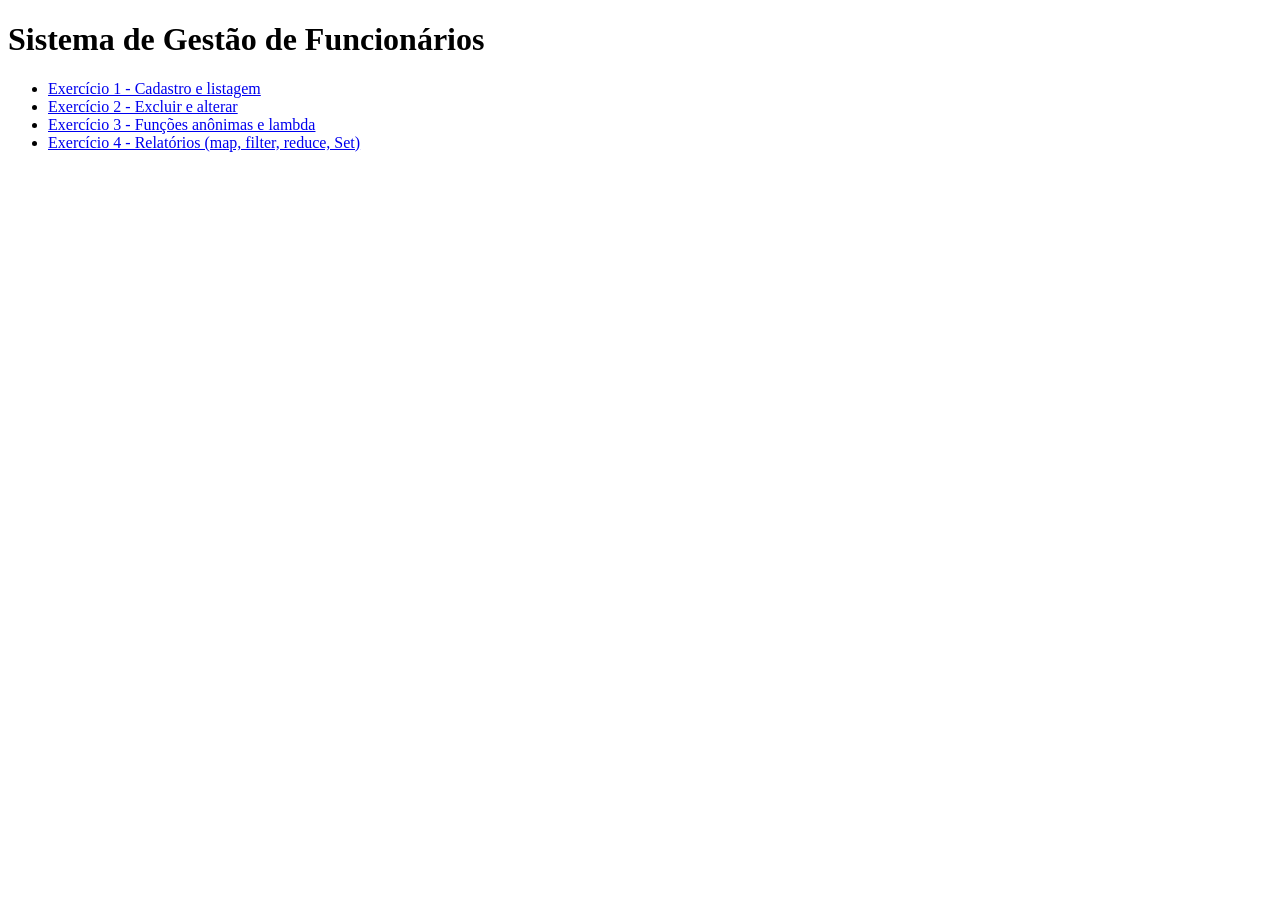
<file: index.html>
<!DOCTYPE html>
<html lang="pt-BR">

<head>
    <meta charset="UTF-8">
    <title>Startup Tech - Gestão de Funcionários</title>
</head>

<body>
    <h1>Sistema de Gestão de Funcionários</h1>
    <ul>
        <li><a href="ex01 - Cadastro/">Exercício 1 - Cadastro e listagem</a></li>
        <li><a href="ex02 - Editar-Excluir/">Exercício 2 - Excluir e alterar</a></li>
        <li><a href="ex03 - ArrowFunctions/">Exercício 3 - Funções anônimas e lambda</a></li>
        <li><a href="ex04 - Relatorios/">Exercício 4 - Relatórios (map, filter, reduce, Set)</a></li>
    </ul>
</body>

</html>
</file>
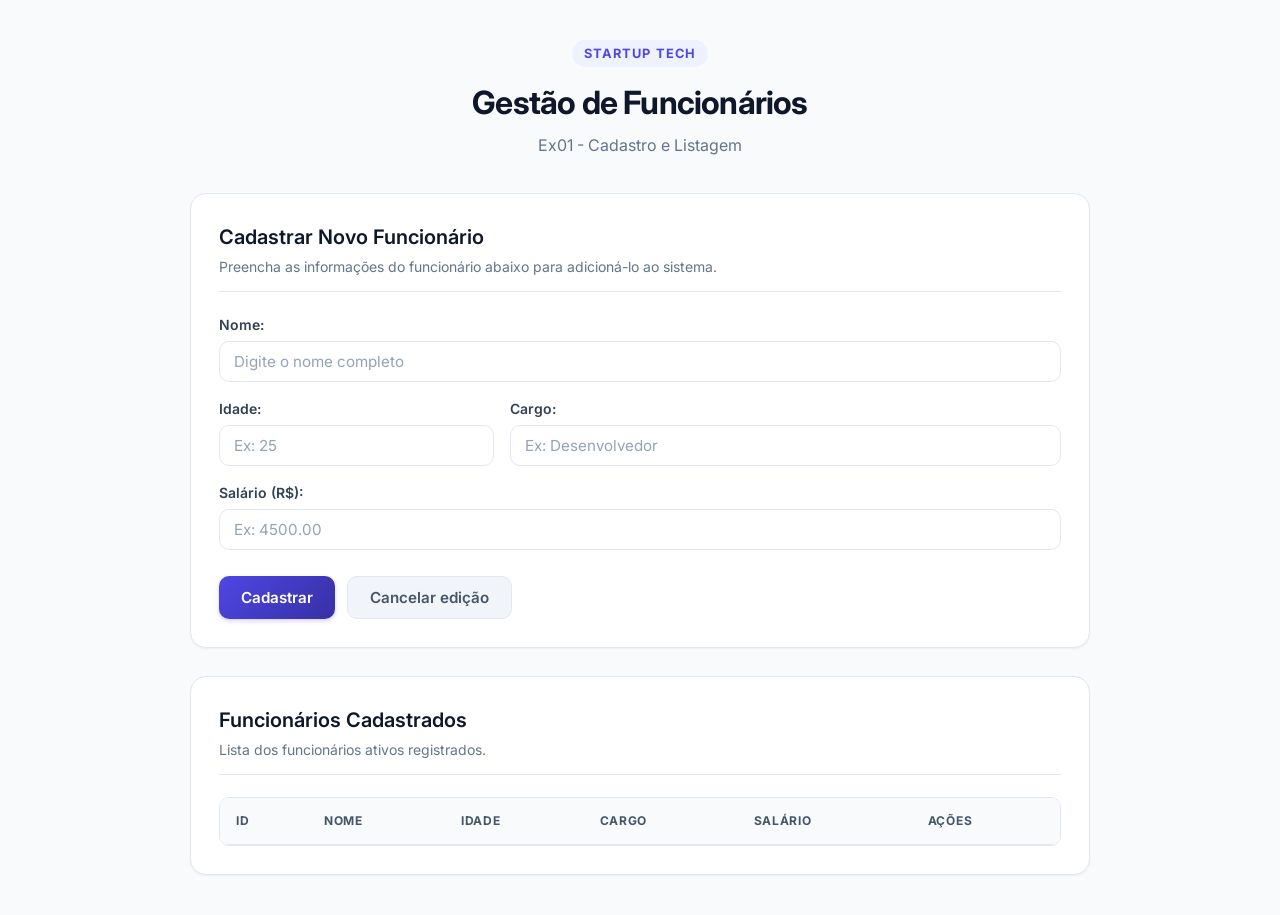
<file: ex01 - Cadastro/index.html>
<!DOCTYPE html>
<html lang="pt-BR">

<head>
    <meta charset="UTF-8">
    <meta name="viewport" content="width=device-width, initial-scale=1.0">
    <title>Startup Tech - Ex01 Cadastro e Listagem</title>
    <!-- Google Fonts -->
    <link rel="preconnect" href="https://fonts.googleapis.com">
    <link rel="preconnect" href="https://fonts.gstatic.com" crossorigin>
    <link href="https://fonts.googleapis.com/css2?family=Inter:wght@400;500;600;700&display=swap" rel="stylesheet">
    <!-- Folha de Estilos -->
    <link rel="stylesheet" href="style.css">
</head>

<body>
    <div class="container">
        <!-- Cabeçalho -->
        <header class="page-header">
            <span class="badge">Startup Tech</span>
            <h1>Gestão de Funcionários</h1>
            <p class="subtitle">Ex01 - Cadastro e Listagem</p>
        </header>

        <!-- Formulário de Cadastro -->
        <section class="card">
            <div class="card-header">
                <h2>Cadastrar Novo Funcionário</h2>
                <p>Preencha as informações do funcionário abaixo para adicioná-lo ao sistema.</p>
            </div>

            <form id="formFuncionario">
                <div class="form-group">
                    <label for="nome">Nome:</label>
                    <input type="text" id="nome" placeholder="Digite o nome completo">
                </div>

                <div class="form-row">
                    <div class="form-group">
                        <label for="idade">Idade:</label>
                        <input type="number" id="idade" min="14" placeholder="Ex: 25">
                    </div>

                    <div class="form-group">
                        <label for="cargo">Cargo:</label>
                        <input type="text" id="cargo" placeholder="Ex: Desenvolvedor">
                    </div>
                </div>

                <div class="form-group">
                    <label for="salario">Salário (R$):</label>
                    <input type="number" id="salario" min="0" step="0.01" placeholder="Ex: 4500.00">
                </div>

                <div class="form-actions">
                    <button type="button" id="btnCadastrar" class="btn btn-primary">Cadastrar</button>
                    <button type="button" id="btnCancelar" class="btn btn-secondary" hidden>Cancelar edição</button>
                </div>
            </form>
        </section>

        <!-- Tabela de Funcionários -->
        <section class="card">
            <div class="card-header">
                <h2>Funcionários Cadastrados</h2>
                <p>Lista dos funcionários ativos registrados.</p>
            </div>

            <div class="table-container">
                <table>
                    <thead>
                        <tr>
                            <th>ID</th>
                            <th>Nome</th>
                            <th>Idade</th>
                            <th>Cargo</th>
                            <th>Salário</th>
                            <th>Ações</th>
                        </tr>
                    </thead>
                    <tbody id="tabelaFuncionarios"></tbody>
                </table>
            </div>
        </section>
    </div>

    <script src="../funcionario.js"></script>
    <script src="script.js"></script>
</body>

</html>
</file>
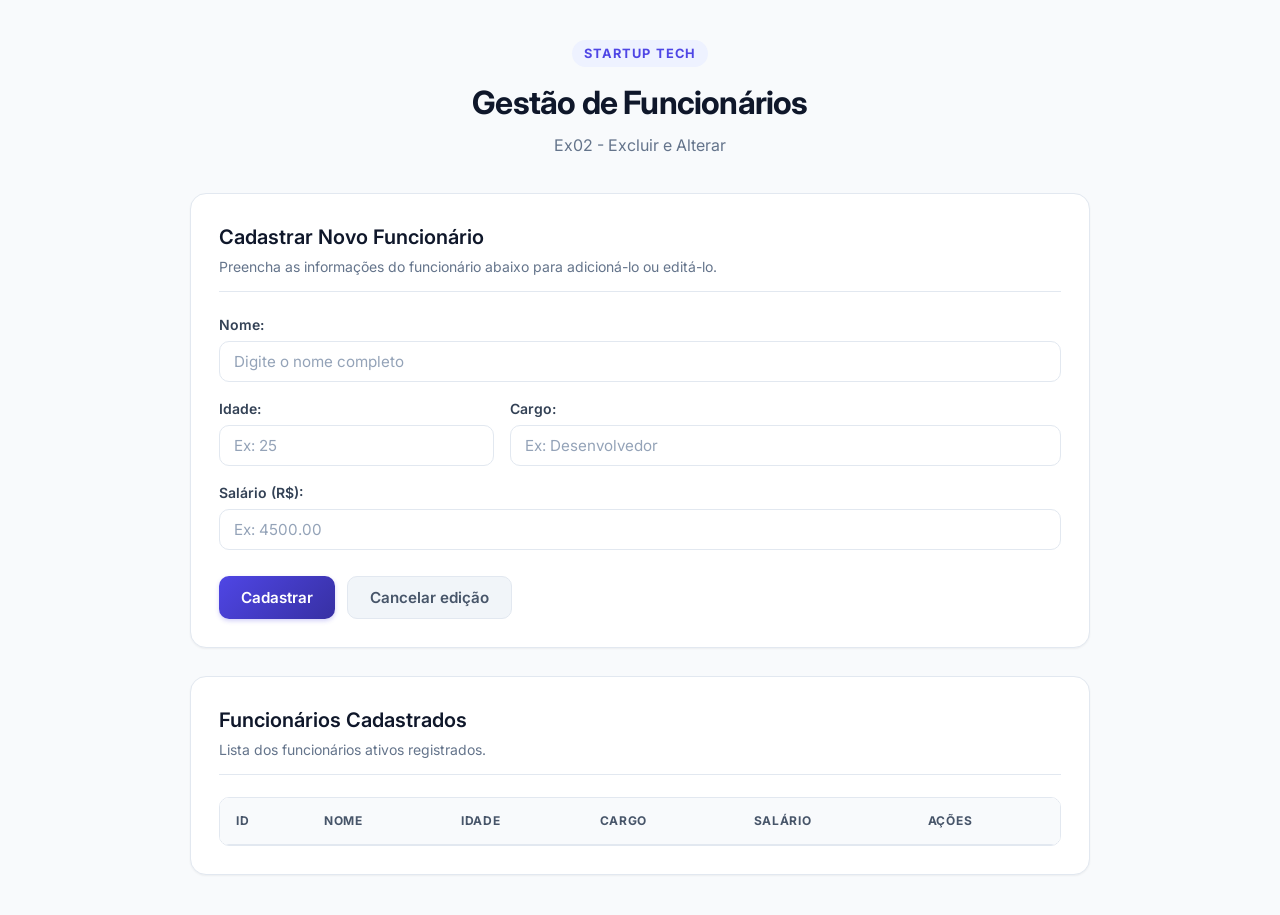
<file: ex02 - Editar-Excluir/index.html>
<!DOCTYPE html>
<html lang="pt-BR">

<head>
    <meta charset="UTF-8">
    <meta name="viewport" content="width=device-width, initial-scale=1.0">
    <title>Startup Tech - Ex02 Excluir e Alterar</title>
    <!-- Google Fonts -->
    <link rel="preconnect" href="https://fonts.googleapis.com">
    <link rel="preconnect" href="https://fonts.gstatic.com" crossorigin>
    <link href="https://fonts.googleapis.com/css2?family=Inter:wght@400;500;600;700&display=swap" rel="stylesheet">
    <!-- Folha de Estilos -->
    <link rel="stylesheet" href="style.css">
</head>

<body>
    <div class="container">
        <!-- Cabeçalho -->
        <header class="page-header">
            <span class="badge">Startup Tech</span>
            <h1>Gestão de Funcionários</h1>
            <p class="subtitle">Ex02 - Excluir e Alterar</p>
        </header>

        <!-- Formulário de Cadastro / Edição -->
        <section class="card">
            <div class="card-header">
                <h2>Cadastrar Novo Funcionário</h2>
                <p>Preencha as informações do funcionário abaixo para adicioná-lo ou editá-lo.</p>
            </div>

            <form id="formFuncionario">
                <div class="form-group">
                    <label for="nome">Nome:</label>
                    <input type="text" id="nome" placeholder="Digite o nome completo">
                </div>

                <div class="form-row">
                    <div class="form-group">
                        <label for="idade">Idade:</label>
                        <input type="number" id="idade" min="14" placeholder="Ex: 25">
                    </div>

                    <div class="form-group">
                        <label for="cargo">Cargo:</label>
                        <input type="text" id="cargo" placeholder="Ex: Desenvolvedor">
                    </div>
                </div>

                <div class="form-group">
                    <label for="salario">Salário (R$):</label>
                    <input type="number" id="salario" min="0" step="0.01" placeholder="Ex: 4500.00">
                </div>

                <div class="form-actions">
                    <button type="button" id="btnCadastrar" class="btn btn-primary">Cadastrar</button>
                    <button type="button" id="btnCancelar" class="btn btn-secondary" hidden>Cancelar edição</button>
                </div>
            </form>
        </section>

        <!-- Tabela de Funcionários -->
        <section class="card">
            <div class="card-header">
                <h2>Funcionários Cadastrados</h2>
                <p>Lista dos funcionários ativos registrados.</p>
            </div>

            <div class="table-container">
                <table>
                    <thead>
                        <tr>
                            <th>ID</th>
                            <th>Nome</th>
                            <th>Idade</th>
                            <th>Cargo</th>
                            <th>Salário</th>
                            <th>Ações</th>
                        </tr>
                    </thead>
                    <tbody id="tabelaFuncionarios"></tbody>
                </table>
            </div>
        </section>
    </div>

    <script src="../funcionario.js"></script>
    <script src="script.js"></script>
</body>

</html>
</file>
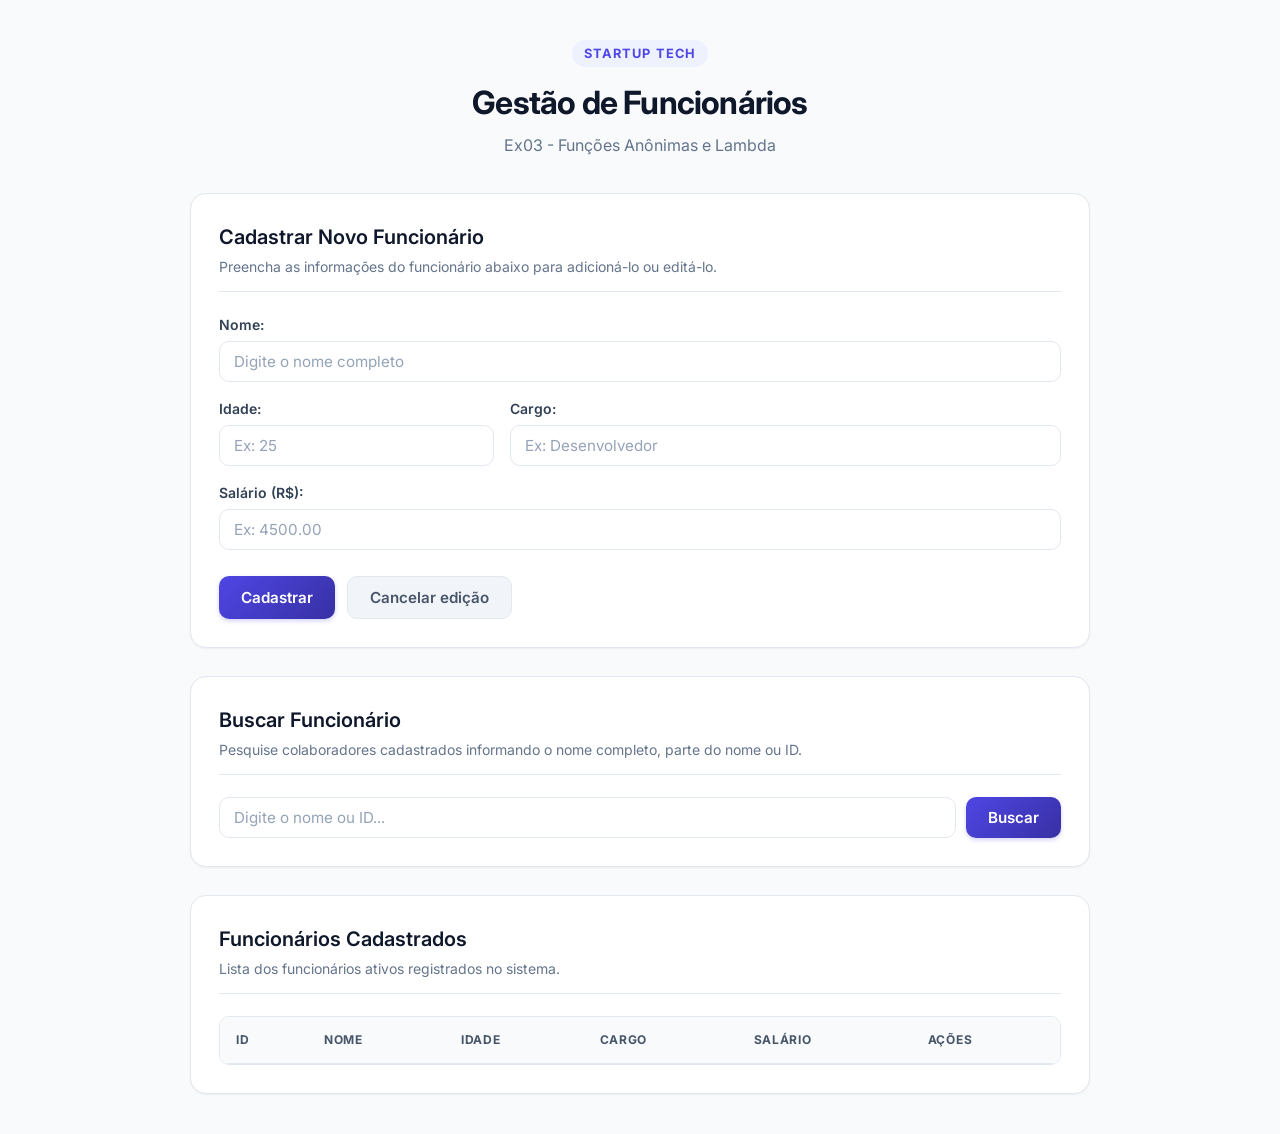
<file: ex03 - ArrowFunctions/index.html>
<!DOCTYPE html>
<html lang="pt-BR">

<head>
    <meta charset="UTF-8">
    <meta name="viewport" content="width=device-width, initial-scale=1.0">
    <title>Startup Tech - Ex03 Funções Anônimas e Lambda</title>
    <!-- Google Fonts -->
    <link rel="preconnect" href="https://fonts.googleapis.com">
    <link rel="preconnect" href="https://fonts.gstatic.com" crossorigin>
    <link href="https://fonts.googleapis.com/css2?family=Inter:wght@400;500;600;700&display=swap" rel="stylesheet">
    <!-- Folha de Estilos -->
    <link rel="stylesheet" href="style.css">
</head>

<body>
    <div class="container">
        <!-- Cabeçalho -->
        <header class="page-header">
            <span class="badge">Startup Tech</span>
            <h1>Gestão de Funcionários</h1>
            <p class="subtitle">Ex03 - Funções Anônimas e Lambda</p>
        </header>

        <!-- Formulário de Cadastro / Edição -->
        <section class="card">
            <div class="card-header">
                <h2>Cadastrar Novo Funcionário</h2>
                <p>Preencha as informações do funcionário abaixo para adicioná-lo ou editá-lo.</p>
            </div>

            <form id="formFuncionario">
                <div class="form-group">
                    <label for="nome">Nome:</label>
                    <input type="text" id="nome" placeholder="Digite o nome completo">
                </div>

                <div class="form-row">
                    <div class="form-group">
                        <label for="idade">Idade:</label>
                        <input type="number" id="idade" min="14" placeholder="Ex: 25">
                    </div>

                    <div class="form-group">
                        <label for="cargo">Cargo:</label>
                        <input type="text" id="cargo" placeholder="Ex: Desenvolvedor">
                    </div>
                </div>

                <div class="form-group">
                    <label for="salario">Salário (R$):</label>
                    <input type="number" id="salario" min="0" step="0.01" placeholder="Ex: 4500.00">
                </div>

                <div class="form-actions">
                    <button type="button" id="btnCadastrar" class="btn btn-primary">Cadastrar</button>
                    <button type="button" id="btnCancelar" class="btn btn-secondary" hidden>Cancelar edição</button>
                </div>
            </form>
        </section>

        <!-- Seção de Busca -->
        <section class="card">
            <div class="card-header">
                <h2>Buscar Funcionário</h2>
                <p>Pesquise colaboradores cadastrados informando o nome completo, parte do nome ou ID.</p>
            </div>

            <div class="search-box">
                <div class="search-input-group">
                    <input type="text" id="txtBusca" placeholder="Digite o nome ou ID...">
                    <button type="button" id="btnBuscar" class="btn btn-primary">Buscar</button>
                </div>
                <div id="resultadoBusca" class="search-result"></div>
            </div>
        </section>

        <!-- Tabela de Funcionários -->
        <section class="card">
            <div class="card-header">
                <h2>Funcionários Cadastrados</h2>
                <p>Lista dos funcionários ativos registrados no sistema.</p>
            </div>

            <div class="table-container">
                <table>
                    <thead>
                        <tr>
                            <th>ID</th>
                            <th>Nome</th>
                            <th>Idade</th>
                            <th>Cargo</th>
                            <th>Salário</th>
                            <th>Ações</th>
                        </tr>
                    </thead>
                    <tbody id="tabelaFuncionarios"></tbody>
                </table>
            </div>
        </section>
    </div>

    <script src="../funcionario.js"></script>
    <script src="script.js"></script>
</body>

</html>
</file>
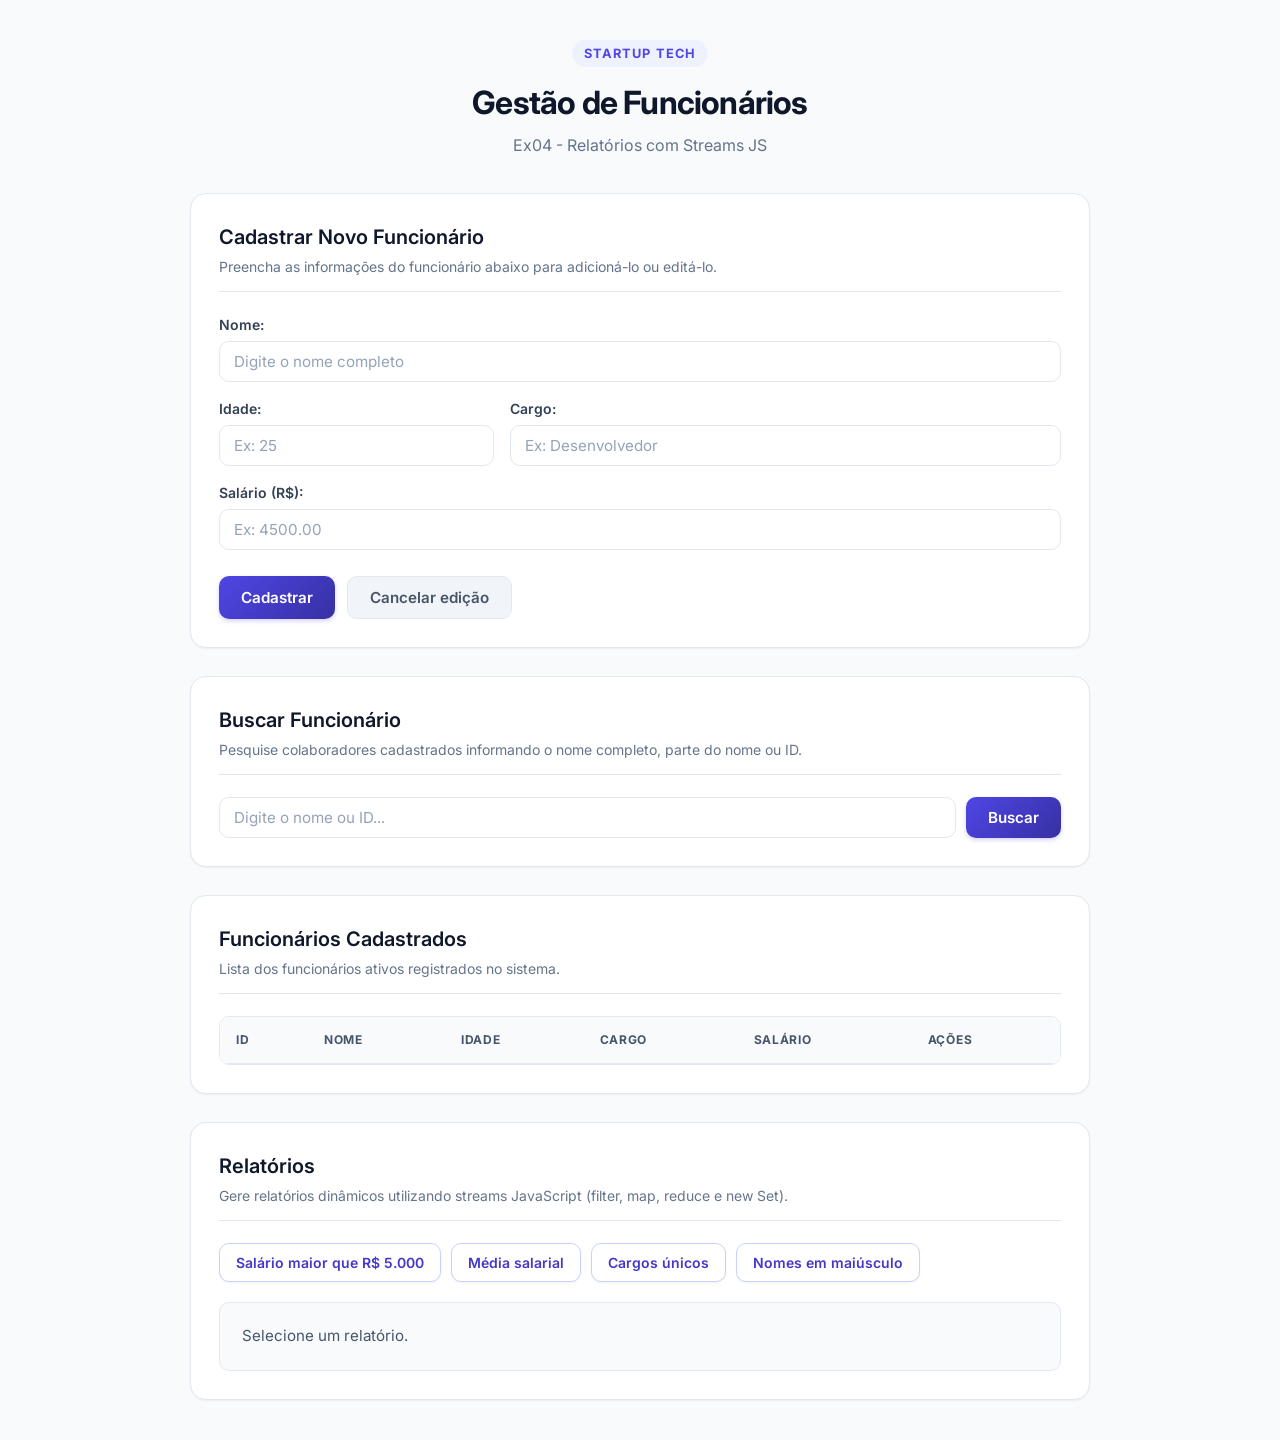
<file: ex04 - Relatorios/index.html>
<!DOCTYPE html>
<html lang="pt-BR">

<head>
    <meta charset="UTF-8">
    <meta name="viewport" content="width=device-width, initial-scale=1.0">
    <title>Startup Tech - Ex04 Relatórios</title>
    <!-- Google Fonts -->
    <link rel="preconnect" href="https://fonts.googleapis.com">
    <link rel="preconnect" href="https://fonts.gstatic.com" crossorigin>
    <link href="https://fonts.googleapis.com/css2?family=Inter:wght@400;500;600;700&display=swap" rel="stylesheet">
    <!-- Folha de Estilos -->
    <link rel="stylesheet" href="style.css">
</head>

<body>
    <div class="container">
        <!-- Cabeçalho -->
        <header class="page-header">
            <span class="badge">Startup Tech</span>
            <h1>Gestão de Funcionários</h1>
            <p class="subtitle">Ex04 - Relatórios com Streams JS</p>
        </header>

        <!-- Formulário de Cadastro / Edição -->
        <section class="card">
            <div class="card-header">
                <h2>Cadastrar Novo Funcionário</h2>
                <p>Preencha as informações do funcionário abaixo para adicioná-lo ou editá-lo.</p>
            </div>

            <form id="formFuncionario">
                <div class="form-group">
                    <label for="nome">Nome:</label>
                    <input type="text" id="nome" placeholder="Digite o nome completo">
                </div>

                <div class="form-row">
                    <div class="form-group">
                        <label for="idade">Idade:</label>
                        <input type="number" id="idade" min="14" placeholder="Ex: 25">
                    </div>

                    <div class="form-group">
                        <label for="cargo">Cargo:</label>
                        <input type="text" id="cargo" placeholder="Ex: Desenvolvedor">
                    </div>
                </div>

                <div class="form-group">
                    <label for="salario">Salário (R$):</label>
                    <input type="number" id="salario" min="0" step="0.01" placeholder="Ex: 4500.00">
                </div>

                <div class="form-actions">
                    <button type="button" id="btnCadastrar" class="btn btn-primary">Cadastrar</button>
                    <button type="button" id="btnCancelar" class="btn btn-secondary" hidden>Cancelar edição</button>
                </div>
            </form>
        </section>

        <!-- Seção de Busca -->
        <section class="card">
            <div class="card-header">
                <h2>Buscar Funcionário</h2>
                <p>Pesquise colaboradores cadastrados informando o nome completo, parte do nome ou ID.</p>
            </div>

            <div class="search-box">
                <div class="search-input-group">
                    <input type="text" id="txtBusca" placeholder="Digite o nome ou ID...">
                    <button type="button" id="btnBuscar" class="btn btn-primary">Buscar</button>
                </div>
                <div id="resultadoBusca" class="search-result"></div>
            </div>
        </section>

        <!-- Tabela de Funcionários -->
        <section class="card">
            <div class="card-header">
                <h2>Funcionários Cadastrados</h2>
                <p>Lista dos funcionários ativos registrados no sistema.</p>
            </div>

            <div class="table-container">
                <table>
                    <thead>
                        <tr>
                            <th>ID</th>
                            <th>Nome</th>
                            <th>Idade</th>
                            <th>Cargo</th>
                            <th>Salário</th>
                            <th>Ações</th>
                        </tr>
                    </thead>
                    <tbody id="tabelaFuncionarios"></tbody>
                </table>
            </div>
        </section>

        <!-- Seção de Relatórios -->
        <section class="card">
            <div class="card-header">
                <h2>Relatórios</h2>
                <p>Gere relatórios dinâmicos utilizando streams JavaScript (filter, map, reduce e new Set).</p>
            </div>

            <div class="reports-section">
                <div class="reports-buttons">
                    <button type="button" id="btnSalarioAlto" class="btn btn-report">Salário maior que R$ 5.000</button>
                    <button type="button" id="btnMedia" class="btn btn-report">Média salarial</button>
                    <button type="button" id="btnCargos" class="btn btn-report">Cargos únicos</button>
                    <button type="button" id="btnMaiusculo" class="btn btn-report">Nomes em maiúsculo</button>
                </div>

                <div id="resultadoRelatorio" class="report-result">
                    <p>Selecione um relatório.</p>
                </div>
            </div>
        </section>
    </div>

    <script src="../funcionario.js"></script>
    <script src="script.js"></script>
</body>

</html>
</file>
<file: ex01 - Cadastro/style.css>
/* ==========================================================================
   Variáveis e Reset Global
   ========================================================================== */
:root {
    --primary: #4f46e5;
    --primary-hover: #4338ca;
    --primary-light: #eef2ff;
    --secondary: #64748b;
    --secondary-hover: #475569;
    --bg-page: #f8fafc;
    --bg-card: #ffffff;
    --text-main: #0f172a;
    --text-muted: #64748b;
    --border-color: #e2e8f0;
    --border-focus: #6366f1;
    --focus-ring: rgba(99, 102, 241, 0.2);
    --shadow-sm: 0 1px 2px 0 rgb(0 0 0 / 0.05);
    --shadow-md: 0 4px 6px -1px rgb(0 0 0 / 0.1), 0 2px 4px -2px rgb(0 0 0 / 0.1);
    --shadow-lg: 0 10px 15px -3px rgb(0 0 0 / 0.08), 0 4px 6px -4px rgb(0 0 0 / 0.04);
    --radius-sm: 6px;
    --radius-md: 10px;
    --radius-lg: 16px;
    --font-family: 'Inter', -apple-system, BlinkMacSystemFont, 'Segoe UI', Roboto, Helvetica, Arial, sans-serif;
}

* {
    margin: 0;
    padding: 0;
    box-sizing: border-box;
}

body {
    font-family: var(--font-family);
    background-color: var(--bg-page);
    color: var(--text-main);
    line-height: 1.5;
    padding: 40px 20px;
    min-height: 100vh;
}

/* ==========================================================================
   Container e Cabeçalho
   ========================================================================== */
.container {
    max-width: 900px;
    margin: 0 auto;
    display: flex;
    flex-direction: column;
    gap: 28px;
}

.page-header {
    text-align: center;
    margin-bottom: 8px;
}

.badge {
    display: inline-block;
    background-color: var(--primary-light);
    color: var(--primary);
    font-size: 0.8rem;
    font-weight: 700;
    text-transform: uppercase;
    letter-spacing: 0.08em;
    padding: 4px 12px;
    border-radius: 9999px;
    margin-bottom: 12px;
}

.page-header h1 {
    font-size: 2rem;
    font-weight: 700;
    color: var(--text-main);
    letter-spacing: -0.025em;
    margin-bottom: 6px;
}

.subtitle {
    font-size: 1rem;
    color: var(--text-muted);
}

/* ==========================================================================
   Cartões (Cards)
   ========================================================================== */
.card {
    background: var(--bg-card);
    border: 1px solid var(--border-color);
    border-radius: var(--radius-lg);
    box-shadow: var(--shadow-sm);
    padding: 28px;
    transition: box-shadow 0.2s ease;
}

.card:hover {
    box-shadow: var(--shadow-md);
}

.card-header {
    margin-bottom: 22px;
    border-bottom: 1px solid var(--border-color);
    padding-bottom: 14px;
}

.card-header h2 {
    font-size: 1.25rem;
    font-weight: 600;
    color: var(--text-main);
    margin-bottom: 4px;
}

.card-header p {
    font-size: 0.875rem;
    color: var(--text-muted);
}

/* ==========================================================================
   Formulário
   ========================================================================== */
#formFuncionario {
    display: flex;
    flex-direction: column;
    gap: 16px;
}

.form-row {
    display: grid;
    grid-template-columns: 1fr 2fr;
    gap: 16px;
}

@media (max-width: 600px) {
    .form-row {
        grid-template-columns: 1fr;
    }
}

.form-group {
    display: flex;
    flex-direction: column;
    gap: 6px;
}

.form-group label {
    font-size: 0.875rem;
    font-weight: 600;
    color: #334155;
}

.form-group input {
    font-family: inherit;
    font-size: 0.95rem;
    padding: 10px 14px;
    border: 1px solid var(--border-color);
    border-radius: var(--radius-md);
    background-color: #fff;
    color: var(--text-main);
    transition: border-color 0.15s ease, box-shadow 0.15s ease;
}

.form-group input::placeholder {
    color: #94a3b8;
}

.form-group input:focus {
    outline: none;
    border-color: var(--border-focus);
    box-shadow: 0 0 0 3px var(--focus-ring);
}

/* ==========================================================================
   Botões
   ========================================================================== */
.form-actions {
    display: flex;
    gap: 12px;
    margin-top: 10px;
    flex-wrap: wrap;
}

.btn {
    font-family: inherit;
    font-size: 0.95rem;
    font-weight: 600;
    padding: 11px 22px;
    border-radius: var(--radius-md);
    border: none;
    cursor: pointer;
    transition: all 0.2s ease;
    display: inline-flex;
    align-items: center;
    justify-content: center;
}

.btn-primary {
    background: linear-gradient(135deg, var(--primary) 0%, #3730a3 100%);
    color: #ffffff;
    box-shadow: 0 2px 4px rgba(79, 70, 229, 0.25);
}

.btn-primary:hover {
    background: linear-gradient(135deg, var(--primary-hover) 0%, #312e81 100%);
    box-shadow: 0 4px 10px rgba(79, 70, 229, 0.35);
    transform: translateY(-1px);
}

.btn-primary:active {
    transform: translateY(0);
    box-shadow: 0 2px 4px rgba(79, 70, 229, 0.25);
}

.btn-secondary {
    background-color: #f1f5f9;
    color: var(--secondary-hover);
    border: 1px solid var(--border-color);
}

.btn-secondary:hover {
    background-color: #e2e8f0;
    color: #1e293b;
}

/* ==========================================================================
   Tabela
   ========================================================================== */
.table-container {
    width: 100%;
    overflow-x: auto;
    border-radius: var(--radius-md);
    border: 1px solid var(--border-color);
}

table {
    width: 100%;
    border-collapse: collapse;
    text-align: left;
    font-size: 0.925rem;
    background-color: #ffffff;
}

thead th {
    background-color: #f8fafc;
    color: var(--secondary-hover);
    font-size: 0.75rem;
    font-weight: 700;
    text-transform: uppercase;
    letter-spacing: 0.06em;
    padding: 14px 16px;
    border-bottom: 1px solid var(--border-color);
    white-space: nowrap;
}

tbody td {
    padding: 14px 16px;
    border-bottom: 1px solid #f1f5f9;
    color: #334155;
    vertical-align: middle;
}

tbody tr:last-child td {
    border-bottom: none;
}

tbody tr:hover {
    background-color: #f8fafc;
}

/* Coluna de ID estilizada */
tbody td:first-child {
    font-weight: 600;
    color: var(--primary);
}

/* Coluna de Salário */
tbody td:nth-child(5) {
    font-weight: 600;
    color: #0f766e;
    font-variant-numeric: tabular-nums;
}

/* Ações (traço ou futuros botões) */
tbody td:last-child {
    color: var(--text-muted);
}
</file>
<file: ex02 - Editar-Excluir/style.css>
/* ==========================================================================
   Variáveis e Reset Global
   ========================================================================== */
:root {
    --primary: #4f46e5;
    --primary-hover: #4338ca;
    --primary-light: #eef2ff;
    --secondary: #64748b;
    --secondary-hover: #475569;
    --bg-page: #f8fafc;
    --bg-card: #ffffff;
    --text-main: #0f172a;
    --text-muted: #64748b;
    --border-color: #e2e8f0;
    --border-focus: #6366f1;
    --focus-ring: rgba(99, 102, 241, 0.2);
    --shadow-sm: 0 1px 2px 0 rgb(0 0 0 / 0.05);
    --shadow-md: 0 4px 6px -1px rgb(0 0 0 / 0.1), 0 2px 4px -2px rgb(0 0 0 / 0.1);
    --shadow-lg: 0 10px 15px -3px rgb(0 0 0 / 0.08), 0 4px 6px -4px rgb(0 0 0 / 0.04);
    --radius-sm: 6px;
    --radius-md: 10px;
    --radius-lg: 16px;
    --font-family: 'Inter', -apple-system, BlinkMacSystemFont, 'Segoe UI', Roboto, Helvetica, Arial, sans-serif;
}

* {
    margin: 0;
    padding: 0;
    box-sizing: border-box;
}

body {
    font-family: var(--font-family);
    background-color: var(--bg-page);
    color: var(--text-main);
    line-height: 1.5;
    padding: 40px 20px;
    min-height: 100vh;
}

/* ==========================================================================
   Container e Cabeçalho
   ========================================================================== */
.container {
    max-width: 900px;
    margin: 0 auto;
    display: flex;
    flex-direction: column;
    gap: 28px;
}

.page-header {
    text-align: center;
    margin-bottom: 8px;
    position: relative;
}

.back-link {
    display: inline-flex;
    align-items: center;
    gap: 6px;
    font-size: 0.85rem;
    font-weight: 500;
    color: var(--text-muted);
    text-decoration: none;
    margin-bottom: 12px;
    transition: color 0.15s ease;
}

.back-link:hover {
    color: var(--primary);
}

.badge {
    display: inline-block;
    background-color: var(--primary-light);
    color: var(--primary);
    font-size: 0.8rem;
    font-weight: 700;
    text-transform: uppercase;
    letter-spacing: 0.08em;
    padding: 4px 12px;
    border-radius: 9999px;
    margin-bottom: 12px;
}

.page-header h1 {
    font-size: 2rem;
    font-weight: 700;
    color: var(--text-main);
    letter-spacing: -0.025em;
    margin-bottom: 6px;
}

.subtitle {
    font-size: 1rem;
    color: var(--text-muted);
}

/* ==========================================================================
   Cartões (Cards)
   ========================================================================== */
.card {
    background: var(--bg-card);
    border: 1px solid var(--border-color);
    border-radius: var(--radius-lg);
    box-shadow: var(--shadow-sm);
    padding: 28px;
    transition: box-shadow 0.2s ease;
}

.card:hover {
    box-shadow: var(--shadow-md);
}

.card-header {
    margin-bottom: 22px;
    border-bottom: 1px solid var(--border-color);
    padding-bottom: 14px;
}

.card-header h2 {
    font-size: 1.25rem;
    font-weight: 600;
    color: var(--text-main);
    margin-bottom: 4px;
}

.card-header p {
    font-size: 0.875rem;
    color: var(--text-muted);
}

/* ==========================================================================
   Formulário
   ========================================================================== */
#formFuncionario {
    display: flex;
    flex-direction: column;
    gap: 16px;
}

.form-row {
    display: grid;
    grid-template-columns: 1fr 2fr;
    gap: 16px;
}

@media (max-width: 600px) {
    .form-row {
        grid-template-columns: 1fr;
    }
}

.form-group {
    display: flex;
    flex-direction: column;
    gap: 6px;
}

.form-group label {
    font-size: 0.875rem;
    font-weight: 600;
    color: #334155;
}

.form-group input {
    font-family: inherit;
    font-size: 0.95rem;
    padding: 10px 14px;
    border: 1px solid var(--border-color);
    border-radius: var(--radius-md);
    background-color: #fff;
    color: var(--text-main);
    transition: border-color 0.15s ease, box-shadow 0.15s ease;
}

.form-group input::placeholder {
    color: #94a3b8;
}

.form-group input:focus {
    outline: none;
    border-color: var(--border-focus);
    box-shadow: 0 0 0 3px var(--focus-ring);
}

/* ==========================================================================
   Botões do Formulário
   ========================================================================== */
.form-actions {
    display: flex;
    gap: 12px;
    margin-top: 10px;
    flex-wrap: wrap;
}

.btn {
    font-family: inherit;
    font-size: 0.95rem;
    font-weight: 600;
    padding: 11px 22px;
    border-radius: var(--radius-md);
    border: none;
    cursor: pointer;
    transition: all 0.2s ease;
    display: inline-flex;
    align-items: center;
    justify-content: center;
}

.btn-primary {
    background: linear-gradient(135deg, var(--primary) 0%, #3730a3 100%);
    color: #ffffff;
    box-shadow: 0 2px 4px rgba(79, 70, 229, 0.25);
}

.btn-primary:hover {
    background: linear-gradient(135deg, var(--primary-hover) 0%, #312e81 100%);
    box-shadow: 0 4px 10px rgba(79, 70, 229, 0.35);
    transform: translateY(-1px);
}

.btn-primary:active {
    transform: translateY(0);
    box-shadow: 0 2px 4px rgba(79, 70, 229, 0.25);
}

.btn-secondary {
    background-color: #f1f5f9;
    color: var(--secondary-hover);
    border: 1px solid var(--border-color);
}

.btn-secondary:hover {
    background-color: #e2e8f0;
    color: #1e293b;
}

/* ==========================================================================
   Tabela
   ========================================================================== */
.table-container {
    width: 100%;
    overflow-x: auto;
    border-radius: var(--radius-md);
    border: 1px solid var(--border-color);
}

table {
    width: 100%;
    border-collapse: collapse;
    text-align: left;
    font-size: 0.925rem;
    background-color: #ffffff;
}

thead th {
    background-color: #f8fafc;
    color: var(--secondary-hover);
    font-size: 0.75rem;
    font-weight: 700;
    text-transform: uppercase;
    letter-spacing: 0.06em;
    padding: 14px 16px;
    border-bottom: 1px solid var(--border-color);
    white-space: nowrap;
}

tbody td {
    padding: 14px 16px;
    border-bottom: 1px solid #f1f5f9;
    color: #334155;
    vertical-align: middle;
}

tbody tr:last-child td {
    border-bottom: none;
}

tbody tr:hover {
    background-color: #f8fafc;
}

/* Coluna de ID estilizada */
tbody td:first-child {
    font-weight: 600;
    color: var(--primary);
}

/* Coluna de Salário */
tbody td:nth-child(5) {
    font-weight: 600;
    color: #0f766e;
    font-variant-numeric: tabular-nums;
}

/* Botões de Ações (Editar e Excluir) dentro da tabela */
tbody td:last-child {
    white-space: nowrap;
}

tbody td button {
    font-family: inherit;
    font-size: 0.8rem;
    font-weight: 600;
    padding: 6px 12px;
    border-radius: var(--radius-sm);
    cursor: pointer;
    transition: all 0.15s ease;
    border: 1px solid transparent;
}

/* Botão Editar */
tbody td button:first-of-type {
    background-color: #eff6ff;
    color: #1d4ed8;
    border-color: #bfdbfe;
    margin-right: 6px;
}

tbody td button:first-of-type:hover {
    background-color: #dbeafe;
    border-color: #93c5fd;
    color: #1e40af;
}

/* Botão Excluir */
tbody td button:last-of-type {
    background-color: #fef2f2;
    color: #b91c1c;
    border-color: #fecaca;
}

tbody td button:last-of-type:hover {
    background-color: #fee2e2;
    border-color: #fca5a5;
    color: #991b1b;
}
/* ==========================================================================
   Variáveis e Reset Global
   ========================================================================== */
:root {
    --primary: #4f46e5;
    --primary-hover: #4338ca;
    --primary-light: #eef2ff;
    --secondary: #64748b;
    --secondary-hover: #475569;
    --bg-page: #f8fafc;
    --bg-card: #ffffff;
    --text-main: #0f172a;
    --text-muted: #64748b;
    --border-color: #e2e8f0;
    --border-focus: #6366f1;
    --focus-ring: rgba(99, 102, 241, 0.2);
    --shadow-sm: 0 1px 2px 0 rgb(0 0 0 / 0.05);
    --shadow-md: 0 4px 6px -1px rgb(0 0 0 / 0.1), 0 2px 4px -2px rgb(0 0 0 / 0.1);
    --shadow-lg: 0 10px 15px -3px rgb(0 0 0 / 0.08), 0 4px 6px -4px rgb(0 0 0 / 0.04);
    --radius-sm: 6px;
    --radius-md: 10px;
    --radius-lg: 16px;
    --font-family: 'Inter', -apple-system, BlinkMacSystemFont, 'Segoe UI', Roboto, Helvetica, Arial, sans-serif;
}

* {
    margin: 0;
    padding: 0;
    box-sizing: border-box;
}

body {
    font-family: var(--font-family);
    background-color: var(--bg-page);
    color: var(--text-main);
    line-height: 1.5;
    padding: 40px 20px;
    min-height: 100vh;
}

/* ==========================================================================
   Container e Cabeçalho
   ========================================================================== */
.container {
    max-width: 900px;
    margin: 0 auto;
    display: flex;
    flex-direction: column;
    gap: 28px;
}

.page-header {
    text-align: center;
    margin-bottom: 8px;
}

.badge {
    display: inline-block;
    background-color: var(--primary-light);
    color: var(--primary);
    font-size: 0.8rem;
    font-weight: 700;
    text-transform: uppercase;
    letter-spacing: 0.08em;
    padding: 4px 12px;
    border-radius: 9999px;
    margin-bottom: 12px;
}

.page-header h1 {
    font-size: 2rem;
    font-weight: 700;
    color: var(--text-main);
    letter-spacing: -0.025em;
    margin-bottom: 6px;
}

.subtitle {
    font-size: 1rem;
    color: var(--text-muted);
}

/* ==========================================================================
   Cartões (Cards)
   ========================================================================== */
.card {
    background: var(--bg-card);
    border: 1px solid var(--border-color);
    border-radius: var(--radius-lg);
    box-shadow: var(--shadow-sm);
    padding: 28px;
    transition: box-shadow 0.2s ease;
}

.card:hover {
    box-shadow: var(--shadow-md);
}

.card-header {
    margin-bottom: 22px;
    border-bottom: 1px solid var(--border-color);
    padding-bottom: 14px;
}

.card-header h2 {
    font-size: 1.25rem;
    font-weight: 600;
    color: var(--text-main);
    margin-bottom: 4px;
}

.card-header p {
    font-size: 0.875rem;
    color: var(--text-muted);
}

/* ==========================================================================
   Formulário
   ========================================================================== */
#formFuncionario {
    display: flex;
    flex-direction: column;
    gap: 16px;
}

.form-row {
    display: grid;
    grid-template-columns: 1fr 2fr;
    gap: 16px;
}

@media (max-width: 600px) {
    .form-row {
        grid-template-columns: 1fr;
    }
}

.form-group {
    display: flex;
    flex-direction: column;
    gap: 6px;
}

.form-group label {
    font-size: 0.875rem;
    font-weight: 600;
    color: #334155;
}

.form-group input {
    font-family: inherit;
    font-size: 0.95rem;
    padding: 10px 14px;
    border: 1px solid var(--border-color);
    border-radius: var(--radius-md);
    background-color: #fff;
    color: var(--text-main);
    transition: border-color 0.15s ease, box-shadow 0.15s ease;
}

.form-group input::placeholder {
    color: #94a3b8;
}

.form-group input:focus {
    outline: none;
    border-color: var(--border-focus);
    box-shadow: 0 0 0 3px var(--focus-ring);
}

/* ==========================================================================
   Botões do Formulário
   ========================================================================== */
.form-actions {
    display: flex;
    gap: 12px;
    margin-top: 10px;
    flex-wrap: wrap;
}

.btn {
    font-family: inherit;
    font-size: 0.95rem;
    font-weight: 600;
    padding: 11px 22px;
    border-radius: var(--radius-md);
    border: none;
    cursor: pointer;
    transition: all 0.2s ease;
    display: inline-flex;
    align-items: center;
    justify-content: center;
}

.btn-primary {
    background: linear-gradient(135deg, var(--primary) 0%, #3730a3 100%);
    color: #ffffff;
    box-shadow: 0 2px 4px rgba(79, 70, 229, 0.25);
}

.btn-primary:hover {
    background: linear-gradient(135deg, var(--primary-hover) 0%, #312e81 100%);
    box-shadow: 0 4px 10px rgba(79, 70, 229, 0.35);
    transform: translateY(-1px);
}

.btn-primary:active {
    transform: translateY(0);
    box-shadow: 0 2px 4px rgba(79, 70, 229, 0.25);
}

.btn-secondary {
    background-color: #f1f5f9;
    color: var(--secondary-hover);
    border: 1px solid var(--border-color);
}

.btn-secondary:hover {
    background-color: #e2e8f0;
    color: #1e293b;
}

/* ==========================================================================
   Tabela
   ========================================================================== */
.table-container {
    width: 100%;
    overflow-x: auto;
    border-radius: var(--radius-md);
    border: 1px solid var(--border-color);
}

table {
    width: 100%;
    border-collapse: collapse;
    text-align: left;
    font-size: 0.925rem;
    background-color: #ffffff;
}

thead th {
    background-color: #f8fafc;
    color: var(--secondary-hover);
    font-size: 0.75rem;
    font-weight: 700;
    text-transform: uppercase;
    letter-spacing: 0.06em;
    padding: 14px 16px;
    border-bottom: 1px solid var(--border-color);
    white-space: nowrap;
}

tbody td {
    padding: 14px 16px;
    border-bottom: 1px solid #f1f5f9;
    color: #334155;
    vertical-align: middle;
}

tbody tr:last-child td {
    border-bottom: none;
}

tbody tr:hover {
    background-color: #f8fafc;
}

/* Coluna de ID estilizada */
tbody td:first-child {
    font-weight: 600;
    color: var(--primary);
}

/* Coluna de Salário */
tbody td:nth-child(5) {
    font-weight: 600;
    color: #0f766e;
    font-variant-numeric: tabular-nums;
}

/* Botões de Ações (Editar e Excluir) dentro da tabela */
tbody td:last-child {
    white-space: nowrap;
}

tbody td button {
    font-family: inherit;
    font-size: 0.8rem;
    font-weight: 600;
    padding: 6px 12px;
    border-radius: var(--radius-sm);
    cursor: pointer;
    transition: all 0.15s ease;
    border: 1px solid transparent;
}

/* Botão Editar */
tbody td button:first-of-type {
    background-color: #eff6ff;
    color: #1d4ed8;
    border-color: #bfdbfe;
    margin-right: 6px;
}

tbody td button:first-of-type:hover {
    background-color: #dbeafe;
    border-color: #93c5fd;
    color: #1e40af;
}

/* Botão Excluir */
tbody td button:last-of-type {
    background-color: #fef2f2;
    color: #b91c1c;
    border-color: #fecaca;
}

tbody td button:last-of-type:hover {
    background-color: #fee2e2;
    border-color: #fca5a5;
    color: #991b1b;
}
</file>
<file: ex03 - ArrowFunctions/style.css>
/* ==========================================================================
   Variáveis e Reset Global
   ========================================================================== */
:root {
    --primary: #4f46e5;
    --primary-hover: #4338ca;
    --primary-light: #eef2ff;
    --secondary: #64748b;
    --secondary-hover: #475569;
    --bg-page: #f8fafc;
    --bg-card: #ffffff;
    --text-main: #0f172a;
    --text-muted: #64748b;
    --border-color: #e2e8f0;
    --border-focus: #6366f1;
    --focus-ring: rgba(99, 102, 241, 0.2);
    --shadow-sm: 0 1px 2px 0 rgb(0 0 0 / 0.05);
    --shadow-md: 0 4px 6px -1px rgb(0 0 0 / 0.1), 0 2px 4px -2px rgb(0 0 0 / 0.1);
    --shadow-lg: 0 10px 15px -3px rgb(0 0 0 / 0.08), 0 4px 6px -4px rgb(0 0 0 / 0.04);
    --radius-sm: 6px;
    --radius-md: 10px;
    --radius-lg: 16px;
    --font-family: 'Inter', -apple-system, BlinkMacSystemFont, 'Segoe UI', Roboto, Helvetica, Arial, sans-serif;
}

* {
    margin: 0;
    padding: 0;
    box-sizing: border-box;
}

body {
    font-family: var(--font-family);
    background-color: var(--bg-page);
    color: var(--text-main);
    line-height: 1.5;
    padding: 40px 20px;
    min-height: 100vh;
}

/* ==========================================================================
   Container e Cabeçalho
   ========================================================================== */
.container {
    max-width: 900px;
    margin: 0 auto;
    display: flex;
    flex-direction: column;
    gap: 28px;
}

.page-header {
    text-align: center;
    margin-bottom: 8px;
}

.badge {
    display: inline-block;
    background-color: var(--primary-light);
    color: var(--primary);
    font-size: 0.8rem;
    font-weight: 700;
    text-transform: uppercase;
    letter-spacing: 0.08em;
    padding: 4px 12px;
    border-radius: 9999px;
    margin-bottom: 12px;
}

.page-header h1 {
    font-size: 2rem;
    font-weight: 700;
    color: var(--text-main);
    letter-spacing: -0.025em;
    margin-bottom: 6px;
}

.subtitle {
    font-size: 1rem;
    color: var(--text-muted);
}

/* ==========================================================================
   Cartões (Cards)
   ========================================================================== */
.card {
    background: var(--bg-card);
    border: 1px solid var(--border-color);
    border-radius: var(--radius-lg);
    box-shadow: var(--shadow-sm);
    padding: 28px;
    transition: box-shadow 0.2s ease;
}

.card:hover {
    box-shadow: var(--shadow-md);
}

.card-header {
    margin-bottom: 22px;
    border-bottom: 1px solid var(--border-color);
    padding-bottom: 14px;
}

.card-header h2 {
    font-size: 1.25rem;
    font-weight: 600;
    color: var(--text-main);
    margin-bottom: 4px;
}

.card-header p {
    font-size: 0.875rem;
    color: var(--text-muted);
}

/* ==========================================================================
   Formulário
   ========================================================================== */
#formFuncionario {
    display: flex;
    flex-direction: column;
    gap: 16px;
}

.form-row {
    display: grid;
    grid-template-columns: 1fr 2fr;
    gap: 16px;
}

@media (max-width: 600px) {
    .form-row {
        grid-template-columns: 1fr;
    }
}

.form-group {
    display: flex;
    flex-direction: column;
    gap: 6px;
}

.form-group label {
    font-size: 0.875rem;
    font-weight: 600;
    color: #334155;
}

.form-group input,
.search-input-group input {
    font-family: inherit;
    font-size: 0.95rem;
    padding: 10px 14px;
    border: 1px solid var(--border-color);
    border-radius: var(--radius-md);
    background-color: #fff;
    color: var(--text-main);
    transition: border-color 0.15s ease, box-shadow 0.15s ease;
}

.form-group input::placeholder,
.search-input-group input::placeholder {
    color: #94a3b8;
}

.form-group input:focus,
.search-input-group input:focus {
    outline: none;
    border-color: var(--border-focus);
    box-shadow: 0 0 0 3px var(--focus-ring);
}

/* ==========================================================================
   Seção de Busca
   ========================================================================== */
.search-input-group {
    display: flex;
    gap: 10px;
}

.search-input-group input {
    flex: 1;
}

.search-result {
    margin-top: 14px;
    padding: 14px 18px;
    background-color: #f8fafc;
    border: 1px solid var(--border-color);
    border-radius: var(--radius-md);
    color: #334155;
    font-size: 0.925rem;
    line-height: 1.6;
}

.search-result:empty {
    display: none;
}

/* ==========================================================================
   Botões do Formulário e Ações
   ========================================================================== */
.form-actions {
    display: flex;
    gap: 12px;
    margin-top: 10px;
    flex-wrap: wrap;
}

.btn {
    font-family: inherit;
    font-size: 0.95rem;
    font-weight: 600;
    padding: 11px 22px;
    border-radius: var(--radius-md);
    border: none;
    cursor: pointer;
    transition: all 0.2s ease;
    display: inline-flex;
    align-items: center;
    justify-content: center;
    white-space: nowrap;
}

.btn-primary {
    background: linear-gradient(135deg, var(--primary) 0%, #3730a3 100%);
    color: #ffffff;
    box-shadow: 0 2px 4px rgba(79, 70, 229, 0.25);
}

.btn-primary:hover {
    background: linear-gradient(135deg, var(--primary-hover) 0%, #312e81 100%);
    box-shadow: 0 4px 10px rgba(79, 70, 229, 0.35);
    transform: translateY(-1px);
}

.btn-primary:active {
    transform: translateY(0);
    box-shadow: 0 2px 4px rgba(79, 70, 229, 0.25);
}

.btn-secondary {
    background-color: #f1f5f9;
    color: var(--secondary-hover);
    border: 1px solid var(--border-color);
}

.btn-secondary:hover {
    background-color: #e2e8f0;
    color: #1e293b;
}

/* ==========================================================================
   Tabela
   ========================================================================== */
.table-container {
    width: 100%;
    overflow-x: auto;
    border-radius: var(--radius-md);
    border: 1px solid var(--border-color);
}

table {
    width: 100%;
    border-collapse: collapse;
    text-align: left;
    font-size: 0.925rem;
    background-color: #ffffff;
}

thead th {
    background-color: #f8fafc;
    color: var(--secondary-hover);
    font-size: 0.75rem;
    font-weight: 700;
    text-transform: uppercase;
    letter-spacing: 0.06em;
    padding: 14px 16px;
    border-bottom: 1px solid var(--border-color);
    white-space: nowrap;
}

tbody td {
    padding: 14px 16px;
    border-bottom: 1px solid #f1f5f9;
    color: #334155;
    vertical-align: middle;
}

tbody tr:last-child td {
    border-bottom: none;
}

tbody tr:hover {
    background-color: #f8fafc;
}

/* Coluna de ID estilizada */
tbody td:first-child {
    font-weight: 600;
    color: var(--primary);
}

/* Coluna de Salário */
tbody td:nth-child(5) {
    font-weight: 600;
    color: #0f766e;
    font-variant-numeric: tabular-nums;
}

/* Botões de Ações (Editar e Excluir) dentro da tabela */
tbody td:last-child {
    white-space: nowrap;
}

tbody td button {
    font-family: inherit;
    font-size: 0.8rem;
    font-weight: 600;
    padding: 6px 12px;
    border-radius: var(--radius-sm);
    cursor: pointer;
    transition: all 0.15s ease;
    border: 1px solid transparent;
}

/* Botão Editar */
tbody td button[data-acao="editar"],
tbody td button:first-of-type {
    background-color: #eff6ff;
    color: #1d4ed8;
    border-color: #bfdbfe;
    margin-right: 6px;
}

tbody td button[data-acao="editar"]:hover,
tbody td button:first-of-type:hover {
    background-color: #dbeafe;
    border-color: #93c5fd;
    color: #1e40af;
}

/* Botão Excluir */
tbody td button[data-acao="excluir"],
tbody td button:last-of-type {
    background-color: #fef2f2;
    color: #b91c1c;
    border-color: #fecaca;
}

tbody td button[data-acao="excluir"]:hover,
tbody td button:last-of-type:hover {
    background-color: #fee2e2;
    border-color: #fca5a5;
    color: #991b1b;
}
</file>
<file: ex04 - Relatorios/style.css>
/* ==========================================================================
   Variáveis e Reset Global
   ========================================================================== */
:root {
    --primary: #4f46e5;
    --primary-hover: #4338ca;
    --primary-light: #eef2ff;
    --secondary: #64748b;
    --secondary-hover: #475569;
    --bg-page: #f8fafc;
    --bg-card: #ffffff;
    --text-main: #0f172a;
    --text-muted: #64748b;
    --border-color: #e2e8f0;
    --border-focus: #6366f1;
    --focus-ring: rgba(99, 102, 241, 0.2);
    --shadow-sm: 0 1px 2px 0 rgb(0 0 0 / 0.05);
    --shadow-md: 0 4px 6px -1px rgb(0 0 0 / 0.1), 0 2px 4px -2px rgb(0 0 0 / 0.1);
    --shadow-lg: 0 10px 15px -3px rgb(0 0 0 / 0.08), 0 4px 6px -4px rgb(0 0 0 / 0.04);
    --radius-sm: 6px;
    --radius-md: 10px;
    --radius-lg: 16px;
    --font-family: 'Inter', -apple-system, BlinkMacSystemFont, 'Segoe UI', Roboto, Helvetica, Arial, sans-serif;
}

* {
    margin: 0;
    padding: 0;
    box-sizing: border-box;
}

body {
    font-family: var(--font-family);
    background-color: var(--bg-page);
    color: var(--text-main);
    line-height: 1.5;
    padding: 40px 20px;
    min-height: 100vh;
}

/* ==========================================================================
   Container e Cabeçalho
   ========================================================================== */
.container {
    max-width: 900px;
    margin: 0 auto;
    display: flex;
    flex-direction: column;
    gap: 28px;
}

.page-header {
    text-align: center;
    margin-bottom: 8px;
}

.badge {
    display: inline-block;
    background-color: var(--primary-light);
    color: var(--primary);
    font-size: 0.8rem;
    font-weight: 700;
    text-transform: uppercase;
    letter-spacing: 0.08em;
    padding: 4px 12px;
    border-radius: 9999px;
    margin-bottom: 12px;
}

.page-header h1 {
    font-size: 2rem;
    font-weight: 700;
    color: var(--text-main);
    letter-spacing: -0.025em;
    margin-bottom: 6px;
}

.subtitle {
    font-size: 1rem;
    color: var(--text-muted);
}

/* ==========================================================================
   Cartões (Cards)
   ========================================================================== */
.card {
    background: var(--bg-card);
    border: 1px solid var(--border-color);
    border-radius: var(--radius-lg);
    box-shadow: var(--shadow-sm);
    padding: 28px;
    transition: box-shadow 0.2s ease;
}

.card:hover {
    box-shadow: var(--shadow-md);
}

.card-header {
    margin-bottom: 22px;
    border-bottom: 1px solid var(--border-color);
    padding-bottom: 14px;
}

.card-header h2 {
    font-size: 1.25rem;
    font-weight: 600;
    color: var(--text-main);
    margin-bottom: 4px;
}

.card-header p {
    font-size: 0.875rem;
    color: var(--text-muted);
}

/* ==========================================================================
   Formulário
   ========================================================================== */
#formFuncionario {
    display: flex;
    flex-direction: column;
    gap: 16px;
}

.form-row {
    display: grid;
    grid-template-columns: 1fr 2fr;
    gap: 16px;
}

@media (max-width: 600px) {
    .form-row {
        grid-template-columns: 1fr;
    }
}

.form-group {
    display: flex;
    flex-direction: column;
    gap: 6px;
}

.form-group label {
    font-size: 0.875rem;
    font-weight: 600;
    color: #334155;
}

.form-group input,
.search-input-group input {
    font-family: inherit;
    font-size: 0.95rem;
    padding: 10px 14px;
    border: 1px solid var(--border-color);
    border-radius: var(--radius-md);
    background-color: #fff;
    color: var(--text-main);
    transition: border-color 0.15s ease, box-shadow 0.15s ease;
}

.form-group input::placeholder,
.search-input-group input::placeholder {
    color: #94a3b8;
}

.form-group input:focus,
.search-input-group input:focus {
    outline: none;
    border-color: var(--border-focus);
    box-shadow: 0 0 0 3px var(--focus-ring);
}

/* ==========================================================================
   Seção de Busca
   ========================================================================== */
.search-input-group {
    display: flex;
    gap: 10px;
}

.search-input-group input {
    flex: 1;
}

.search-result {
    margin-top: 14px;
    padding: 14px 18px;
    background-color: #f8fafc;
    border: 1px solid var(--border-color);
    border-radius: var(--radius-md);
    color: #334155;
    font-size: 0.925rem;
    line-height: 1.6;
}

.search-result:empty {
    display: none;
}

/* ==========================================================================
   Botões Gerais
   ========================================================================== */
.form-actions {
    display: flex;
    gap: 12px;
    margin-top: 10px;
    flex-wrap: wrap;
}

.btn {
    font-family: inherit;
    font-size: 0.95rem;
    font-weight: 600;
    padding: 11px 22px;
    border-radius: var(--radius-md);
    border: none;
    cursor: pointer;
    transition: all 0.2s ease;
    display: inline-flex;
    align-items: center;
    justify-content: center;
    white-space: nowrap;
}

.btn-primary {
    background: linear-gradient(135deg, var(--primary) 0%, #3730a3 100%);
    color: #ffffff;
    box-shadow: 0 2px 4px rgba(79, 70, 229, 0.25);
}

.btn-primary:hover {
    background: linear-gradient(135deg, var(--primary-hover) 0%, #312e81 100%);
    box-shadow: 0 4px 10px rgba(79, 70, 229, 0.35);
    transform: translateY(-1px);
}

.btn-primary:active {
    transform: translateY(0);
    box-shadow: 0 2px 4px rgba(79, 70, 229, 0.25);
}

.btn-secondary {
    background-color: #f1f5f9;
    color: var(--secondary-hover);
    border: 1px solid var(--border-color);
}

.btn-secondary:hover {
    background-color: #e2e8f0;
    color: #1e293b;
}

/* ==========================================================================
   Tabela
   ========================================================================== */
.table-container {
    width: 100%;
    overflow-x: auto;
    border-radius: var(--radius-md);
    border: 1px solid var(--border-color);
}

table {
    width: 100%;
    border-collapse: collapse;
    text-align: left;
    font-size: 0.925rem;
    background-color: #ffffff;
}

thead th {
    background-color: #f8fafc;
    color: var(--secondary-hover);
    font-size: 0.75rem;
    font-weight: 700;
    text-transform: uppercase;
    letter-spacing: 0.06em;
    padding: 14px 16px;
    border-bottom: 1px solid var(--border-color);
    white-space: nowrap;
}

tbody td {
    padding: 14px 16px;
    border-bottom: 1px solid #f1f5f9;
    color: #334155;
    vertical-align: middle;
}

tbody tr:last-child td {
    border-bottom: none;
}

tbody tr:hover {
    background-color: #f8fafc;
}

/* Coluna de ID estilizada */
tbody td:first-child {
    font-weight: 600;
    color: var(--primary);
}

/* Coluna de Salário */
tbody td:nth-child(5) {
    font-weight: 600;
    color: #0f766e;
    font-variant-numeric: tabular-nums;
}

/* Botões de Ações (Editar e Excluir) dentro da tabela */
tbody td:last-child {
    white-space: nowrap;
}

tbody td button {
    font-family: inherit;
    font-size: 0.8rem;
    font-weight: 600;
    padding: 6px 12px;
    border-radius: var(--radius-sm);
    cursor: pointer;
    transition: all 0.15s ease;
    border: 1px solid transparent;
}

/* Botão Editar */
tbody td button[data-acao="editar"],
tbody td button:first-of-type {
    background-color: #eff6ff;
    color: #1d4ed8;
    border-color: #bfdbfe;
    margin-right: 6px;
}

tbody td button[data-acao="editar"]:hover,
tbody td button:first-of-type:hover {
    background-color: #dbeafe;
    border-color: #93c5fd;
    color: #1e40af;
}

/* Botão Excluir */
tbody td button[data-acao="excluir"],
tbody td button:last-of-type {
    background-color: #fef2f2;
    color: #b91c1c;
    border-color: #fecaca;
}

tbody td button[data-acao="excluir"]:hover,
tbody td button:last-of-type:hover {
    background-color: #fee2e2;
    border-color: #fca5a5;
    color: #991b1b;
}

/* ==========================================================================
   Relatórios (Ex04)
   ========================================================================== */
.reports-buttons {
    display: flex;
    gap: 10px;
    flex-wrap: wrap;
    margin-bottom: 20px;
}

.btn-report {
    background-color: #ffffff;
    color: #4338ca;
    border: 1px solid #c7d2fe;
    font-size: 0.875rem;
    padding: 10px 16px;
    border-radius: var(--radius-md);
    box-shadow: var(--shadow-sm);
}

.btn-report:hover {
    background-color: var(--primary-light);
    border-color: #818cf8;
    color: #312e81;
    transform: translateY(-1px);
    box-shadow: var(--shadow-md);
}

.btn-report:active {
    transform: translateY(0);
}

.report-result {
    background-color: #f8fafc;
    border: 1px solid var(--border-color);
    border-radius: var(--radius-md);
    padding: 22px;
}

.report-result h3 {
    font-size: 1.15rem;
    font-weight: 600;
    color: var(--text-main);
    margin-bottom: 12px;
}

.report-result p {
    color: #475569;
    font-size: 0.95rem;
}

.report-result ul {
    list-style: none;
    display: flex;
    flex-direction: column;
    gap: 8px;
    margin-top: 12px;
}

.report-result li {
    background-color: #ffffff;
    border: 1px solid var(--border-color);
    border-radius: var(--radius-sm);
    padding: 10px 14px;
    color: #334155;
    font-size: 0.925rem;
    display: flex;
    align-items: center;
    box-shadow: 0 1px 2px rgb(0 0 0 / 0.03);
}

.report-result li::before {
    content: "•";
    color: var(--primary);
    font-weight: bold;
    font-size: 1.2rem;
    margin-right: 10px;
}
</file>
